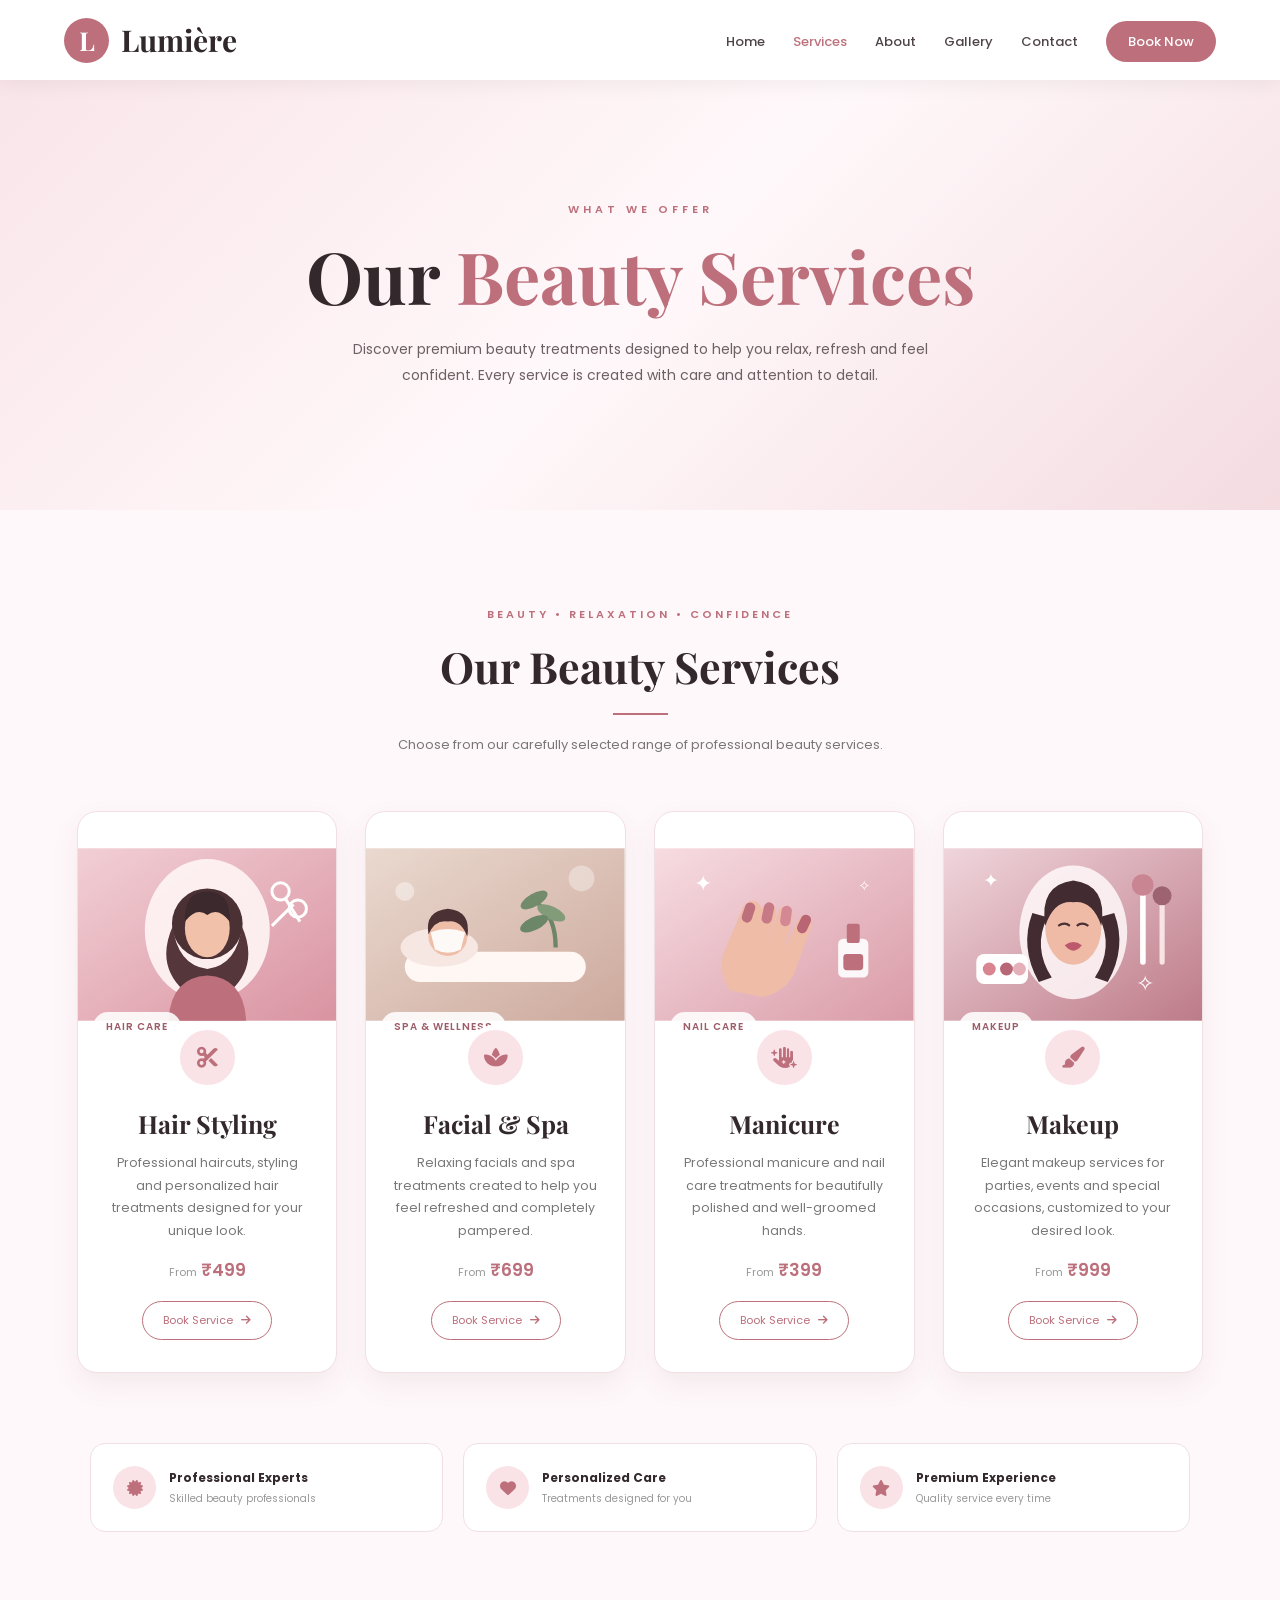
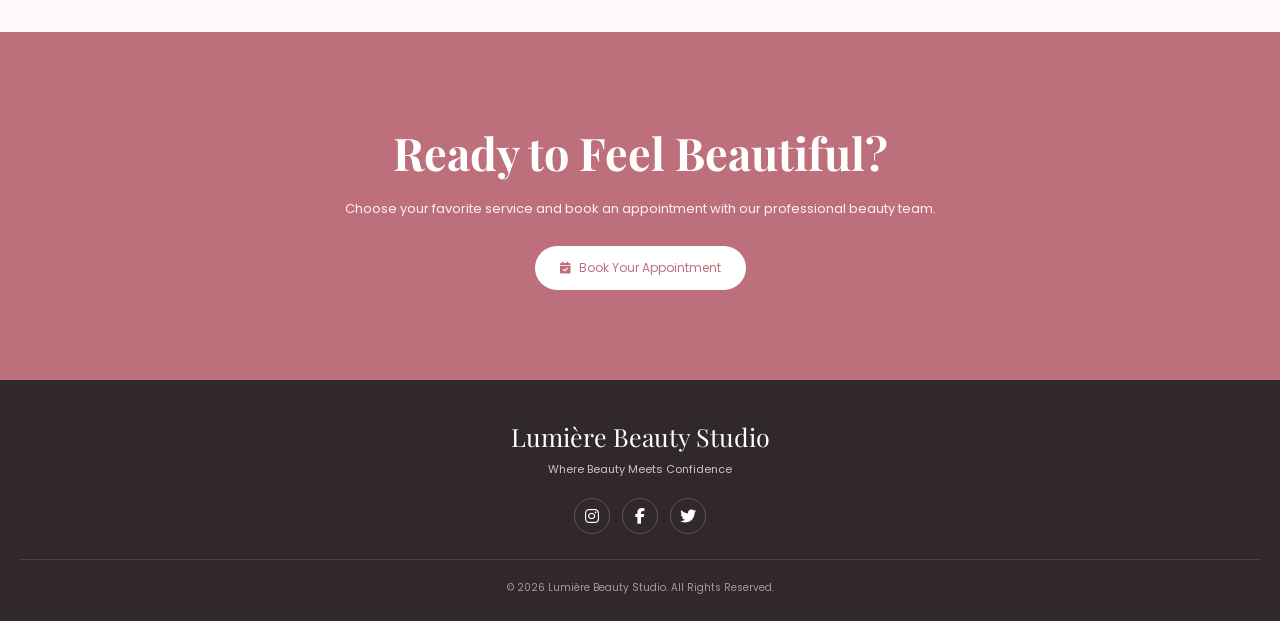
<file: services.html>
<!DOCTYPE html>
<html lang="en">

<head>
    <meta charset="UTF-8">
    <meta name="viewport" content="width=device-width, initial-scale=1.0">

    <title>Services | Lumière Beauty Studio</title>

    <!-- Google Fonts -->
    <link rel="preconnect" href="https://fonts.googleapis.com">
    <link rel="preconnect" href="https://fonts.gstatic.com" crossorigin>

    <link href="https://fonts.googleapis.com/css2?family=Playfair+Display:wght@500;600;700&family=Poppins:wght@300;400;500;600&display=swap"
        rel="stylesheet">

    <!-- Font Awesome -->
    <link rel="stylesheet"
        href="https://cdnjs.cloudflare.com/ajax/libs/font-awesome/6.5.2/css/all.min.css">


    <style>

        /* ==============================
           RESET
        ============================== */

        * {
            margin: 0;
            padding: 0;
            box-sizing: border-box;
        }

        html {
            scroll-behavior: smooth;
        }

        body {
            font-family: "Poppins", sans-serif;
            background: #fff8fa;
            color: #33292c;
        }


        /* ==============================
           HEADER
        ============================== */

        header {
            background: white;
            position: sticky;
            top: 0;
            z-index: 1000;
            box-shadow: 0 3px 20px rgba(0,0,0,0.06);
        }

        .navbar {
            width: 90%;
            max-width: 1250px;
            height: 80px;
            margin: auto;

            display: flex;
            align-items: center;
            justify-content: space-between;
        }

        .logo {
            display: flex;
            align-items: center;
            gap: 12px;

            text-decoration: none;
            color: #30282a;

            font-family: "Playfair Display", serif;
            font-size: 30px;
            font-weight: 700;
        }

        .logo-circle {
            width: 45px;
            height: 45px;

            display: flex;
            align-items: center;
            justify-content: center;

            background: #bd707c;
            color: white;

            border-radius: 50%;

            font-family: "Playfair Display", serif;
            font-size: 26px;
        }

        .nav-links {
            list-style: none;

            display: flex;
            align-items: center;
            gap: 28px;
        }

        .nav-links a {
            text-decoration: none;
            color: #4e4447;

            font-size: 13px;
            font-weight: 500;

            transition: 0.3s;
        }

        .nav-links a:hover,
        .nav-links a.active {
            color: #bd707c;
        }

        .book-nav {
            background: #bd707c;
            color: white !important;

            padding: 11px 22px;

            border-radius: 25px;
        }

        .book-nav:hover {
            background: #a85d69;
        }

        .menu-btn {
            display: none;
            font-size: 25px;
            cursor: pointer;
        }


        /* ==============================
           HERO
        ============================== */

        .hero {
            min-height: 430px;

            display: flex;
            align-items: center;
            justify-content: center;

            text-align: center;

            background:
                linear-gradient(
                    135deg,
                    #f9e5e9,
                    #fff8fa,
                    #f4dce1
                );

            padding: 70px 20px;
        }

        .hero-content {
            max-width: 750px;
        }

        .hero-label {
            color: #bd707c;

            font-size: 11px;
            font-weight: 600;

            letter-spacing: 4px;

            margin-bottom: 18px;
        }

        .hero h1 {
            font-family: "Playfair Display", serif;

            font-size: clamp(45px, 7vw, 72px);

            line-height: 1.1;

            margin-bottom: 20px;
        }

        .hero h1 span {
            color: #bd707c;
        }

        .hero p {
            max-width: 620px;

            margin: auto;

            color: #6d6064;

            font-size: 14px;

            line-height: 1.9;
        }


        /* ==============================
           SERVICES SECTION
        ============================== */

        .services {
            padding: 90px 6% 100px;
        }

        .section-heading {
            text-align: center;

            max-width: 650px;

            margin: 0 auto 55px;
        }

        .section-heading small {
            color: #bd707c;

            font-size: 11px;
            font-weight: 600;

            letter-spacing: 3px;
        }

        .section-heading h2 {
            font-family: "Playfair Display", serif;

            font-size: 43px;

            margin: 12px 0;
        }

        .line {
            width: 55px;
            height: 2px;

            background: #bd707c;

            margin: 18px auto;
        }

        .section-heading p {
            color: #777;

            font-size: 13px;

            line-height: 1.8;
        }


        /* ==============================
           GRID
        ============================== */

        .service-grid {
            max-width: 1250px;

            margin: auto;

            display: grid;

            grid-template-columns: repeat(4, 1fr);

            gap: 28px;
        }


        /* ==============================
           SERVICE CARD
        ============================== */

        .service-card {
            background: white;

            border-radius: 20px;

            overflow: hidden;

            border: 1px solid #f0dfe3;

            box-shadow: 0 12px 30px rgba(80,40,50,0.07);

            transition: 0.4s ease;
        }

        .service-card:hover {
            transform: translateY(-12px);

            box-shadow:
                0 25px 50px rgba(80,40,50,0.15);
        }


        /* ==============================
           SVG IMAGE AREA
        ============================== */

        .service-image {
            width: 100%;
            height: 245px;

            overflow: hidden;

            position: relative;
        }

        .service-image svg {
            width: 100%;
            height: 100%;

            display: block;

            transition: 0.6s ease;
        }

        .service-card:hover .service-image svg {
            transform: scale(1.08);
        }


        /* ==============================
           IMAGE LABEL
        ============================== */

        .image-label {
            position: absolute;

            left: 15px;
            bottom: 15px;

            padding: 7px 13px;

            border-radius: 20px;

            background: rgba(255,255,255,0.88);

            color: #9e5c68;

            font-size: 10px;
            font-weight: 600;

            letter-spacing: 1px;
        }


        /* ==============================
           ICON
        ============================== */

        .service-icon {
            width: 65px;
            height: 65px;

            margin: -32px auto 17px;

            position: relative;
            z-index: 5;

            display: flex;
            align-items: center;
            justify-content: center;

            border-radius: 50%;

            background: #f9e3e7;

            color: #bd707c;

            border: 5px solid white;

            font-size: 21px;

            transition: 0.4s;
        }

        .service-card:hover .service-icon {
            background: #bd707c;
            color: white;

            transform: rotate(-8deg) scale(1.1);
        }


        /* ==============================
           CARD CONTENT
        ============================== */

        .service-content {
            text-align: center;

            padding: 0 25px 32px;
        }

        .service-content h3 {
            font-family: "Playfair Display", serif;

            font-size: 25px;

            margin-bottom: 12px;
        }

        .service-content p {
            color: #777;

            font-size: 12.5px;

            line-height: 1.8;

            min-height: 72px;

            margin-bottom: 15px;
        }


        /* ==============================
           PRICE
        ============================== */

        .price {
            color: #bd707c;

            font-size: 17px;

            font-weight: 600;

            margin-bottom: 18px;
        }

        .price span {
            color: #999;

            font-size: 11px;

            font-weight: 400;
        }


        /* ==============================
           BUTTON
        ============================== */

        .service-btn {
            display: inline-flex;

            align-items: center;
            gap: 8px;

            padding: 10px 20px;

            border: 1px solid #bd707c;

            border-radius: 25px;

            color: #bd707c;

            text-decoration: none;

            font-size: 11px;

            transition: 0.3s;
        }

        .service-btn:hover {
            background: #bd707c;
            color: white;

            transform: translateY(-2px);
        }


        /* ==============================
           FEATURES
        ============================== */

        .features {
            max-width: 1100px;

            margin: 70px auto 0;

            display: grid;

            grid-template-columns: repeat(3, 1fr);

            gap: 20px;
        }

        .feature {
            background: white;

            border: 1px solid #f0dfe3;

            border-radius: 15px;

            padding: 22px;

            display: flex;
            align-items: center;

            gap: 13px;

            transition: 0.3s;
        }

        .feature:hover {
            transform: translateY(-5px);

            box-shadow: 0 12px 25px rgba(80,40,50,0.08);
        }

        .feature-icon {
            min-width: 43px;
            height: 43px;

            display: flex;
            align-items: center;
            justify-content: center;

            border-radius: 50%;

            background: #f9e3e7;

            color: #bd707c;
        }

        .feature h4 {
            font-size: 12px;
            margin-bottom: 4px;
        }

        .feature p {
            font-size: 10px;
            color: #999;
        }


        /* ==============================
           CTA
        ============================== */

        .cta {
            text-align: center;

            padding: 90px 20px;

            background: #bd707c;

            color: white;
        }

        .cta h2 {
            font-family: "Playfair Display", serif;

            font-size: 45px;

            margin-bottom: 15px;
        }

        .cta p {
            max-width: 600px;

            margin: auto auto 25px;

            font-size: 13px;

            line-height: 1.8;

            color: #fff1f3;
        }

        .cta-btn {
            display: inline-flex;

            align-items: center;

            gap: 8px;

            background: white;

            color: #bd707c;

            text-decoration: none;

            padding: 13px 25px;

            border-radius: 25px;

            font-size: 12px;

            transition: 0.3s;
        }

        .cta-btn:hover {
            background: #30282a;
            color: white;

            transform: translateY(-3px);
        }


        /* ==============================
           FOOTER
        ============================== */

        footer {
            background: #30282a;

            color: white;

            text-align: center;

            padding: 40px 20px 25px;
        }

        .footer-logo {
            font-family: "Playfair Display", serif;

            font-size: 25px;

            margin-bottom: 8px;
        }

        .footer-text {
            color: #d4c1c5;

            font-size: 11px;

            margin-bottom: 20px;
        }

        .socials {
            display: flex;

            justify-content: center;

            gap: 12px;

            margin-bottom: 25px;
        }

        .socials a {
            width: 36px;
            height: 36px;

            display: flex;
            align-items: center;
            justify-content: center;

            border: 1px solid #665358;

            border-radius: 50%;

            color: white;

            text-decoration: none;

            transition: 0.3s;
        }

        .socials a:hover {
            background: #bd707c;

            border-color: #bd707c;

            transform: translateY(-3px);
        }

        .copyright {
            border-top: 1px solid #4b3d40;

            padding-top: 20px;

            color: #a9989b;

            font-size: 10px;
        }


        /* ==============================
           TABLET
        ============================== */

        @media (max-width: 1100px) {

            .service-grid {
                grid-template-columns: repeat(2, 1fr);
                max-width: 850px;
            }

        }


        /* ==============================
           MOBILE NAV
        ============================== */

        @media (max-width: 800px) {

            .menu-btn {
                display: block;
            }

            .nav-links {
                position: absolute;

                top: 80px;
                left: 0;

                width: 100%;

                background: white;

                display: none;

                flex-direction: column;

                gap: 0;

                padding: 15px 0 25px;

                box-shadow: 0 10px 25px rgba(0,0,0,0.08);
            }

            .nav-links.show {
                display: flex;
            }

            .nav-links li {
                width: 100%;
                text-align: center;
            }

            .nav-links a {
                display: block;
                padding: 12px;
            }

            .book-nav {
                display: inline-block !important;
                width: auto !important;
            }

            .features {
                grid-template-columns: 1fr;
                max-width: 500px;
            }

        }


        /* ==============================
           SMALL MOBILE
        ============================== */

        @media (max-width: 600px) {

            .navbar {
                height: 70px;
            }

            .logo {
                font-size: 25px;
            }

            .logo-circle {
                width: 39px;
                height: 39px;

                font-size: 23px;
            }

            .nav-links {
                top: 70px;
            }

            .hero {
                min-height: 390px;
                padding: 60px 20px;
            }

            .hero h1 {
                font-size: 42px;
            }

            .hero p {
                font-size: 12px;
            }

            .services {
                padding: 65px 6%;
            }

            .section-heading h2 {
                font-size: 34px;
            }

            .service-grid {
                grid-template-columns: 1fr;
                max-width: 430px;
            }

            .service-image {
                height: 250px;
            }

            .service-content h3 {
                font-size: 27px;
            }

            .service-content p {
                min-height: auto;
                font-size: 13px;
            }

            .cta {
                padding: 70px 20px;
            }

            .cta h2 {
                font-size: 36px;
            }

        }


        /* ==============================
           EXTRA SMALL
        ============================== */

        @media (max-width: 380px) {

            .hero h1 {
                font-size: 36px;
            }

            .service-image {
                height: 220px;
            }

        }

    </style>

</head>


<body>


    <!-- ==============================
         HEADER
    ============================== -->

    <header>

        <nav class="navbar">

            <a href="index.html" class="logo">

                <span class="logo-circle">L</span>

                Lumière

            </a>


            <ul class="nav-links" id="navLinks">

                <li>
                    <a href="index.html">Home</a>
                </li>

                <li>
                    <a href="services.html" class="active">Services</a>
                </li>

                <li>
                    <a href="about.html">About</a>
                </li>

                <li>
                    <a href="gallery.html">Gallery</a>
                </li>

                <li>
                    <a href="contact.html">Contact</a>
                </li>

                <li>
                    <a href="booking.html" class="book-nav">
                        Book Now
                    </a>
                </li>

            </ul>


            <div class="menu-btn" id="menuBtn">
                <i class="fas fa-bars"></i>
            </div>

        </nav>

    </header>



    <!-- ==============================
         HERO
    ============================== -->

    <section class="hero">

        <div class="hero-content">

            <div class="hero-label">
                WHAT WE OFFER
            </div>

            <h1>
                Our
                <span>Beauty Services</span>
            </h1>

            <p>
                Discover premium beauty treatments designed
                to help you relax, refresh and feel confident.
                Every service is created with care and attention
                to detail.
            </p>

        </div>

    </section>



    <!-- ==============================
         SERVICES
    ============================== -->

    <section class="services">

        <div class="section-heading">

            <small>
                BEAUTY • RELAXATION • CONFIDENCE
            </small>

            <h2>
                Our Beauty Services
            </h2>

            <div class="line"></div>

            <p>
                Choose from our carefully selected range of
                professional beauty services.
            </p>

        </div>



        <div class="service-grid">


            <!-- ==========================
                 HAIR STYLING
            =========================== -->

            <article class="service-card">

                <div class="service-image">

                    <!-- EMBEDDED SVG IMAGE -->

                    <svg viewBox="0 0 600 400"
                         xmlns="http://www.w3.org/2000/svg">

                        <defs>

                            <linearGradient id="hairBg"
                                x1="0" y1="0"
                                x2="1" y2="1">

                                <stop offset="0%"
                                      stop-color="#f2cfd5"/>

                                <stop offset="100%"
                                      stop-color="#d993a1"/>

                            </linearGradient>

                        </defs>

                        <rect width="600"
                              height="400"
                              fill="url(#hairBg)"/>


                        <!-- Mirror -->

                        <ellipse cx="300"
                                 cy="190"
                                 rx="145"
                                 ry="165"
                                 fill="#fff5f6"
                                 opacity="0.9"/>


                        <!-- Hair -->

                        <circle cx="300"
                                cy="175"
                                r="82"
                                fill="#4b3034"/>

                        <path d="M220 180
                                 Q180 270 245 330
                                 Q270 280 300 330
                                 Q330 280 355 330
                                 Q420 270 380 180
                                 Q370 270 300 280
                                 Q230 270 220 180Z"
                              fill="#55363b"/>


                        <!-- Face -->

                        <ellipse cx="300"
                                 cy="185"
                                 rx="52"
                                 ry="68"
                                 fill="#f2c1aa"/>


                        <!-- Hair front -->

                        <path d="M248 170
                                 Q245 100 300 100
                                 Q355 100 352 170
                                 Q325 135 300 155
                                 Q275 135 248 170Z"
                              fill="#3b292d"/>


                        <!-- Body -->

                        <path d="M210 400
                                 Q215 300 300 295
                                 Q385 300 390 400Z"
                              fill="#bd707c"/>


                        <!-- Scissors -->

                        <circle cx="470"
                                cy="100"
                                r="20"
                                fill="none"
                                stroke="#ffffff"
                                stroke-width="7"/>

                        <circle cx="510"
                                cy="140"
                                r="20"
                                fill="none"
                                stroke="#ffffff"
                                stroke-width="7"/>

                        <line x1="480"
                              y1="115"
                              x2="515"
                              y2="170"
                              stroke="#ffffff"
                              stroke-width="7"/>

                        <line x1="500"
                              y1="130"
                              x2="450"
                              y2="180"
                              stroke="#ffffff"
                              stroke-width="7"/>

                    </svg>


                    <div class="image-label">
                        HAIR CARE
                    </div>

                </div>


                <div class="service-icon">
                    <i class="fas fa-scissors"></i>
                </div>


                <div class="service-content">

                    <h3>
                        Hair Styling
                    </h3>

                    <p>
                        Professional haircuts, styling and
                        personalized hair treatments designed
                        for your unique look.
                    </p>

                    <div class="price">
                        <span>From</span> ₹499
                    </div>

                    <a href="booking.html"
                       class="service-btn">

                        Book Service

                        <i class="fas fa-arrow-right"></i>

                    </a>

                </div>

            </article>



            <!-- ==========================
                 FACIAL & SPA
            =========================== -->

            <article class="service-card">

                <div class="service-image">

                    <svg viewBox="0 0 600 400"
                         xmlns="http://www.w3.org/2000/svg">

                        <defs>

                            <linearGradient id="spaBg"
                                x1="0" y1="0"
                                x2="1" y2="1">

                                <stop offset="0%"
                                      stop-color="#ead9cf"/>

                                <stop offset="100%"
                                      stop-color="#cda99d"/>

                            </linearGradient>

                        </defs>

                        <rect width="600"
                              height="400"
                              fill="url(#spaBg)"/>


                        <!-- Spa bed -->

                        <rect x="90"
                              y="240"
                              width="420"
                              height="70"
                              rx="35"
                              fill="#fff7f3"/>


                        <!-- Pillow -->

                        <ellipse cx="170"
                                 cy="230"
                                 rx="90"
                                 ry="45"
                                 fill="#f7e7e2"/>


                        <!-- Person -->

                        <circle cx="190"
                                cy="205"
                                r="45"
                                fill="#efbea9"/>


                        <!-- Hair -->

                        <path d="M145 200
                                 Q135 145 190 140
                                 Q245 145 235 205
                                 Q220 165 190 170
                                 Q160 165 145 200Z"
                              fill="#4b3034"/>


                        <!-- Face towel -->

                        <path d="M150 195
                                 Q190 180 230 195
                                 L220 235
                                 Q190 250 160 235Z"
                              fill="#fff"
                              opacity="0.9"/>


                        <!-- Plant -->

                        <path d="M440 230
                                 Q440 160 400 130"
                              fill="none"
                              stroke="#6f8568"
                              stroke-width="10"/>

                        <ellipse cx="390"
                                 cy="120"
                                 rx="35"
                                 ry="15"
                                 fill="#718b6b"
                                 transform="rotate(-30 390 120)"/>

                        <ellipse cx="430"
                                 cy="150"
                                 rx="35"
                                 ry="15"
                                 fill="#829b78"
                                 transform="rotate(25 430 150)"/>

                        <ellipse cx="390"
                                 cy="175"
                                 rx="35"
                                 ry="15"
                                 fill="#6c8668"
                                 transform="rotate(-25 390 175)"/>


                        <!-- Decorative circles -->

                        <circle cx="500"
                                cy="70"
                                r="30"
                                fill="#fff"
                                opacity="0.35"/>

                        <circle cx="90"
                                cy="100"
                                r="22"
                                fill="#fff"
                                opacity="0.4"/>

                    </svg>


                    <div class="image-label">
                        SPA & WELLNESS
                    </div>

                </div>


                <div class="service-icon">
                    <i class="fas fa-spa"></i>
                </div>


                <div class="service-content">

                    <h3>
                        Facial &amp; Spa
                    </h3>

                    <p>
                        Relaxing facials and spa treatments
                        created to help you feel refreshed
                        and completely pampered.
                    </p>

                    <div class="price">
                        <span>From</span> ₹699
                    </div>

                    <a href="booking.html"
                       class="service-btn">

                        Book Service

                        <i class="fas fa-arrow-right"></i>

                    </a>

                </div>

            </article>



            <!-- ==========================
                 MANICURE
            =========================== -->

            <article class="service-card">

                <div class="service-image">

                    <svg viewBox="0 0 600 400"
                         xmlns="http://www.w3.org/2000/svg">

                        <defs>

                            <linearGradient id="nailBg"
                                x1="0" y1="0"
                                x2="1" y2="1">

                                <stop offset="0%"
                                      stop-color="#f7dce2"/>

                                <stop offset="100%"
                                      stop-color="#d99ba7"/>

                            </linearGradient>

                        </defs>

                        <rect width="600"
                              height="400"
                              fill="url(#nailBg)"/>


                        <!-- Hand -->

                        <path d="M175 330
                                 Q140 280 165 230
                                 L205 135
                                 Q220 115 238 125
                                 Q250 135 245 155
                                 L220 225
                                 L245 145
                                 Q252 125 270 130
                                 Q285 137 280 158
                                 L260 230
                                 L285 150
                                 Q292 130 310 138
                                 Q323 146 318 165
                                 L300 235
                                 L330 170
                                 Q338 150 355 158
                                 Q370 166 362 185
                                 L330 270
                                 Q315 330 250 345Z"
                              fill="#efbca8"/>


                        <!-- Nails -->

                        <rect x="205"
                              y="125"
                              width="24"
                              height="48"
                              rx="12"
                              fill="#bd707c"
                              transform="rotate(18 217 149)"/>

                        <rect x="250"
                              y="125"
                              width="24"
                              height="50"
                              rx="12"
                              fill="#c87986"
                              transform="rotate(12 262 150)"/>

                        <rect x="292"
                              y="133"
                              width="24"
                              height="48"
                              rx="12"
                              fill="#d48894"
                              transform="rotate(8 304 157)"/>

                        <rect x="334"
                              y="153"
                              width="24"
                              height="45"
                              rx="12"
                              fill="#b96574"
                              transform="rotate(25 346 175)"/>


                        <!-- Nail polish bottle -->

                        <rect x="425"
                              y="210"
                              width="70"
                              height="90"
                              rx="12"
                              fill="#ffffff"
                              opacity="0.9"/>

                        <rect x="445"
                              y="175"
                              width="30"
                              height="45"
                              rx="5"
                              fill="#bd707c"/>

                        <rect x="437"
                              y="245"
                              width="46"
                              height="38"
                              rx="8"
                              fill="#bd707c"/>


                        <!-- Sparkles -->

                        <text x="90"
                              y="100"
                              font-size="50"
                              fill="#ffffff">
                            ✦
                        </text>

                        <text x="470"
                              y="100"
                              font-size="35"
                              fill="#ffffff">
                            ✧
                        </text>

                    </svg>


                    <div class="image-label">
                        NAIL CARE
                    </div>

                </div>


                <div class="service-icon">
                    <i class="fas fa-hand-sparkles"></i>
                </div>


                <div class="service-content">

                    <h3>
                        Manicure
                    </h3>

                    <p>
                        Professional manicure and nail care
                        treatments for beautifully polished
                        and well-groomed hands.
                    </p>

                    <div class="price">
                        <span>From</span> ₹399
                    </div>

                    <a href="booking.html"
                       class="service-btn">

                        Book Service

                        <i class="fas fa-arrow-right"></i>

                    </a>

                </div>

            </article>



            <!-- ==========================
                 MAKEUP
            =========================== -->

            <article class="service-card">

                <div class="service-image">

                    <svg viewBox="0 0 600 400"
                         xmlns="http://www.w3.org/2000/svg">

                        <defs>

                            <linearGradient id="makeupBg"
                                x1="0" y1="0"
                                x2="1" y2="1">

                                <stop offset="0%"
                                      stop-color="#f0d5dc"/>

                                <stop offset="100%"
                                      stop-color="#bd7b88"/>

                            </linearGradient>

                        </defs>

                        <rect width="600"
                              height="400"
                              fill="url(#makeupBg)"/>


                        <!-- Mirror -->

                        <ellipse cx="300"
                                 cy="195"
                                 rx="125"
                                 ry="155"
                                 fill="#fff8f9"
                                 opacity="0.85"/>


                        <!-- Face -->

                        <ellipse cx="300"
                                 cy="185"
                                 rx="65"
                                 ry="85"
                                 fill="#efbba7"/>


                        <!-- Hair -->

                        <path d="M235 180
                                 Q220 85 300 75
                                 Q380 85 365 180
                                 Q345 120 300 125
                                 Q255 120 235 180Z"
                              fill="#432c31"/>


                        <!-- Hair sides -->

                        <path d="M240 160
                                 Q205 230 250 300
                                 L220 310
                                 Q175 230 205 150Z"
                              fill="#432c31"/>

                        <path d="M360 160
                                 Q395 230 350 300
                                 L380 310
                                 Q425 230 395 150Z"
                              fill="#432c31"/>


                        <!-- Eyes -->

                        <path d="M265 180 Q280 170 292 180"
                              fill="none"
                              stroke="#4b3034"
                              stroke-width="5"/>

                        <path d="M308 180 Q320 170 335 180"
                              fill="none"
                              stroke="#4b3034"
                              stroke-width="5"/>


                        <!-- Lips -->

                        <path d="M280 225
                                 Q300 210 320 225
                                 Q300 250 280 225Z"
                              fill="#bd596c"/>


                        <!-- Makeup brushes -->

                        <rect x="455"
                              y="100"
                              width="13"
                              height="170"
                              rx="6"
                              fill="#fff"/>

                        <circle cx="461"
                                cy="85"
                                r="25"
                                fill="#c98591"/>


                        <rect x="500"
                              y="125"
                              width="12"
                              height="145"
                              rx="6"
                              fill="#f8e3e5"/>

                        <circle cx="506"
                                cy="110"
                                r="22"
                                fill="#9d6370"/>


                        <!-- Makeup palette -->

                        <rect x="75"
                              y="245"
                              width="120"
                              height="70"
                              rx="18"
                              fill="#fff"/>

                        <circle cx="105"
                                cy="280"
                                r="15"
                                fill="#d98591"/>

                        <circle cx="145"
                                cy="280"
                                r="15"
                                fill="#b86776"/>

                        <circle cx="175"
                                cy="280"
                                r="15"
                                fill="#e6b0b8"/>


                        <!-- Sparkles -->

                        <text x="90"
                              y="90"
                              font-size="45"
                              fill="#fff">
                            ✦
                        </text>

                        <text x="445"
                              y="330"
                              font-size="50"
                              fill="#fff">
                            ✧
                        </text>

                    </svg>


                    <div class="image-label">
                        MAKEUP
                    </div>

                </div>


                <div class="service-icon">
                    <i class="fas fa-paintbrush"></i>
                </div>


                <div class="service-content">

                    <h3>
                        Makeup
                    </h3>

                    <p>
                        Elegant makeup services for parties,
                        events and special occasions,
                        customized to your desired look.
                    </p>

                    <div class="price">
                        <span>From</span> ₹999
                    </div>

                    <a href="booking.html"
                       class="service-btn">

                        Book Service

                        <i class="fas fa-arrow-right"></i>

                    </a>

                </div>

            </article>


        </div>



        <!-- ==============================
             FEATURES
        ============================== -->

        <div class="features">


            <div class="feature">

                <div class="feature-icon">
                    <i class="fas fa-certificate"></i>
                </div>

                <div>

                    <h4>
                        Professional Experts
                    </h4>

                    <p>
                        Skilled beauty professionals
                    </p>

                </div>

            </div>


            <div class="feature">

                <div class="feature-icon">
                    <i class="fas fa-heart"></i>
                </div>

                <div>

                    <h4>
                        Personalized Care
                    </h4>

                    <p>
                        Treatments designed for you
                    </p>

                </div>

            </div>


            <div class="feature">

                <div class="feature-icon">
                    <i class="fas fa-star"></i>
                </div>

                <div>

                    <h4>
                        Premium Experience
                    </h4>

                    <p>
                        Quality service every time
                    </p>

                </div>

            </div>


        </div>

    </section>



    <!-- ==============================
         CTA
    ============================== -->

    <section class="cta">

        <h2>
            Ready to Feel Beautiful?
        </h2>

        <p>
            Choose your favorite service and book an
            appointment with our professional beauty team.
        </p>

        <a href="booking.html" class="cta-btn">

            <i class="fas fa-calendar-check"></i>

            Book Your Appointment

        </a>

    </section>



    <!-- ==============================
         FOOTER
    ============================== -->

    <footer>

        <div class="footer-logo">
            Lumière Beauty Studio
        </div>

        <div class="footer-text">
            Where Beauty Meets Confidence
        </div>


        <div class="socials">

            <a href="#">
                <i class="fab fa-instagram"></i>
            </a>

            <a href="#">
                <i class="fab fa-facebook-f"></i>
            </a>

            <a href="#">
                <i class="fab fa-twitter"></i>
            </a>

        </div>


        <div class="copyright">
            © 2026 Lumière Beauty Studio.
            All Rights Reserved.
        </div>

    </footer>



    <!-- ==============================
         JAVASCRIPT
    ============================== -->

    <script>

        const menuBtn = document.getElementById("menuBtn");

        const navLinks = document.getElementById("navLinks");


        menuBtn.addEventListener("click", function () {

            navLinks.classList.toggle("show");

        });


        document
            .querySelectorAll(".nav-links a")
            .forEach(function (link) {

                link.addEventListener("click", function () {

                    navLinks.classList.remove("show");

                });

            });

    </script>


</body>

</html>
</file>
